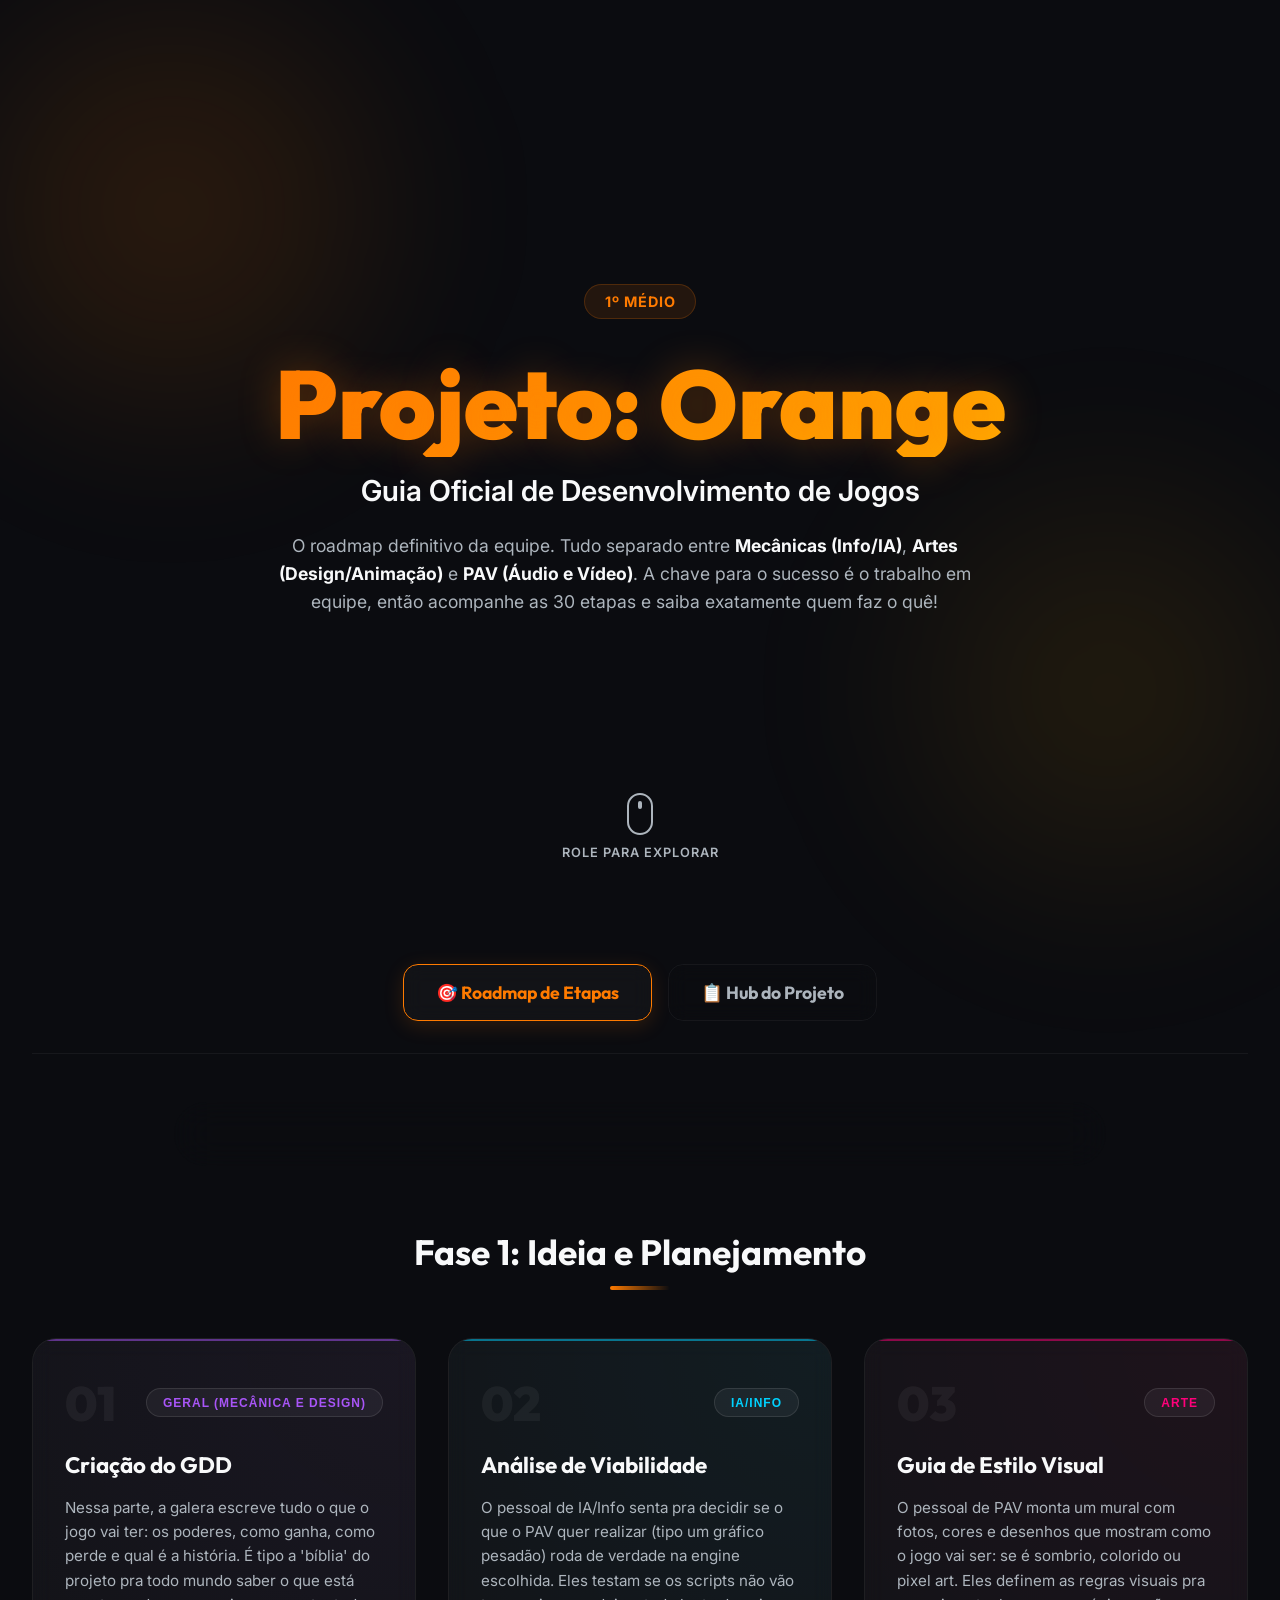
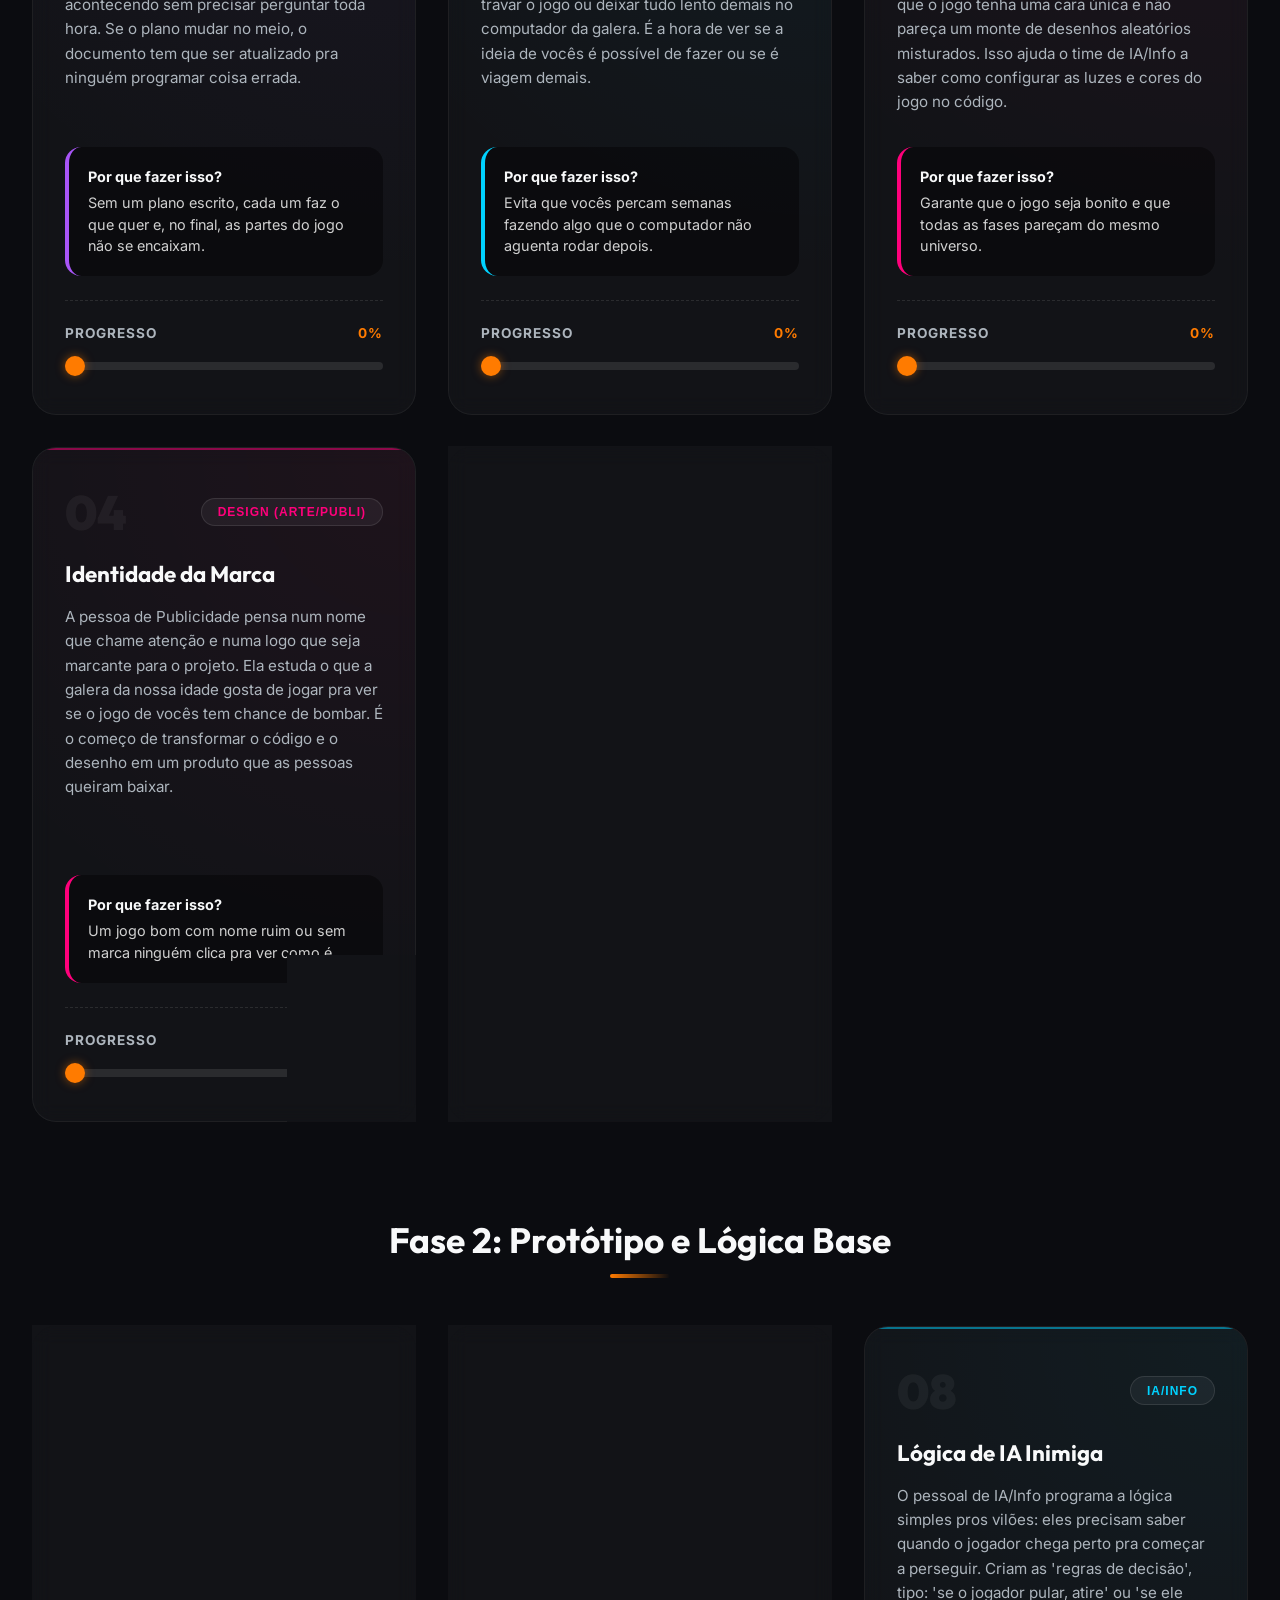
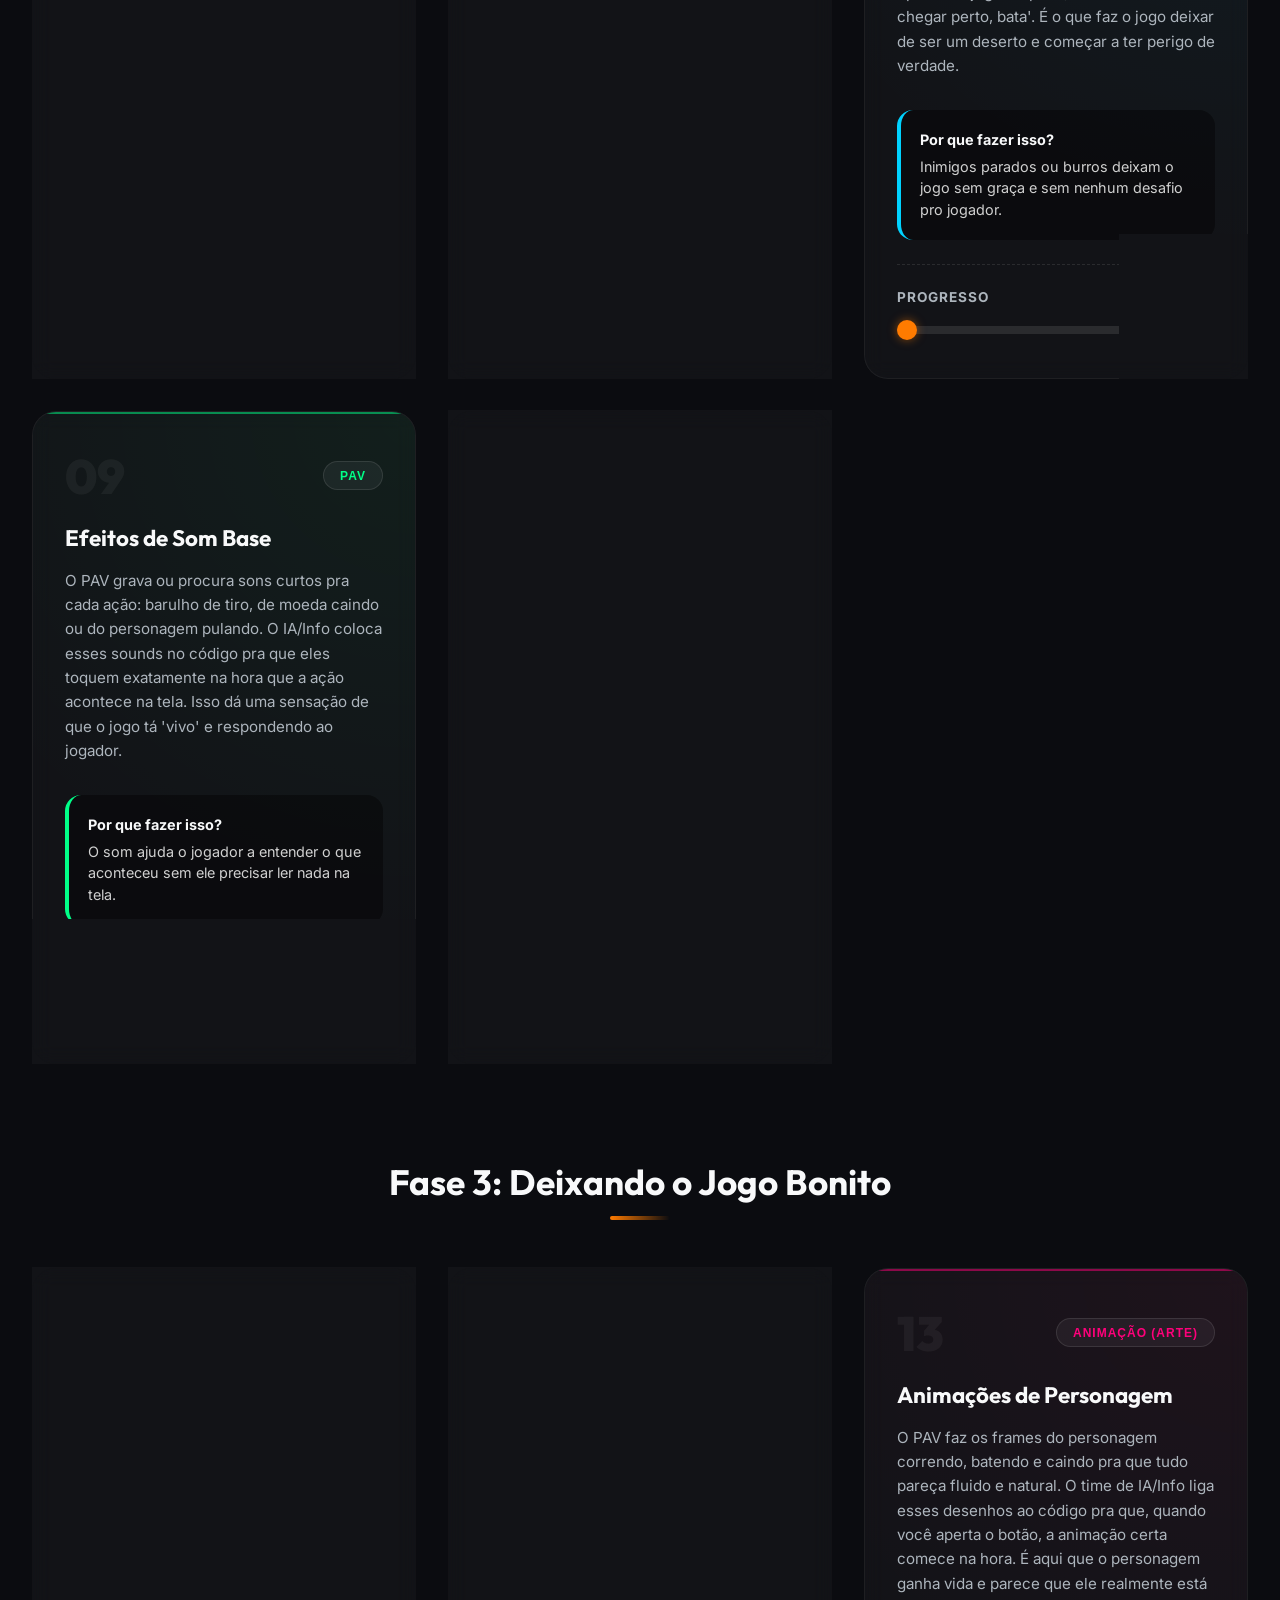
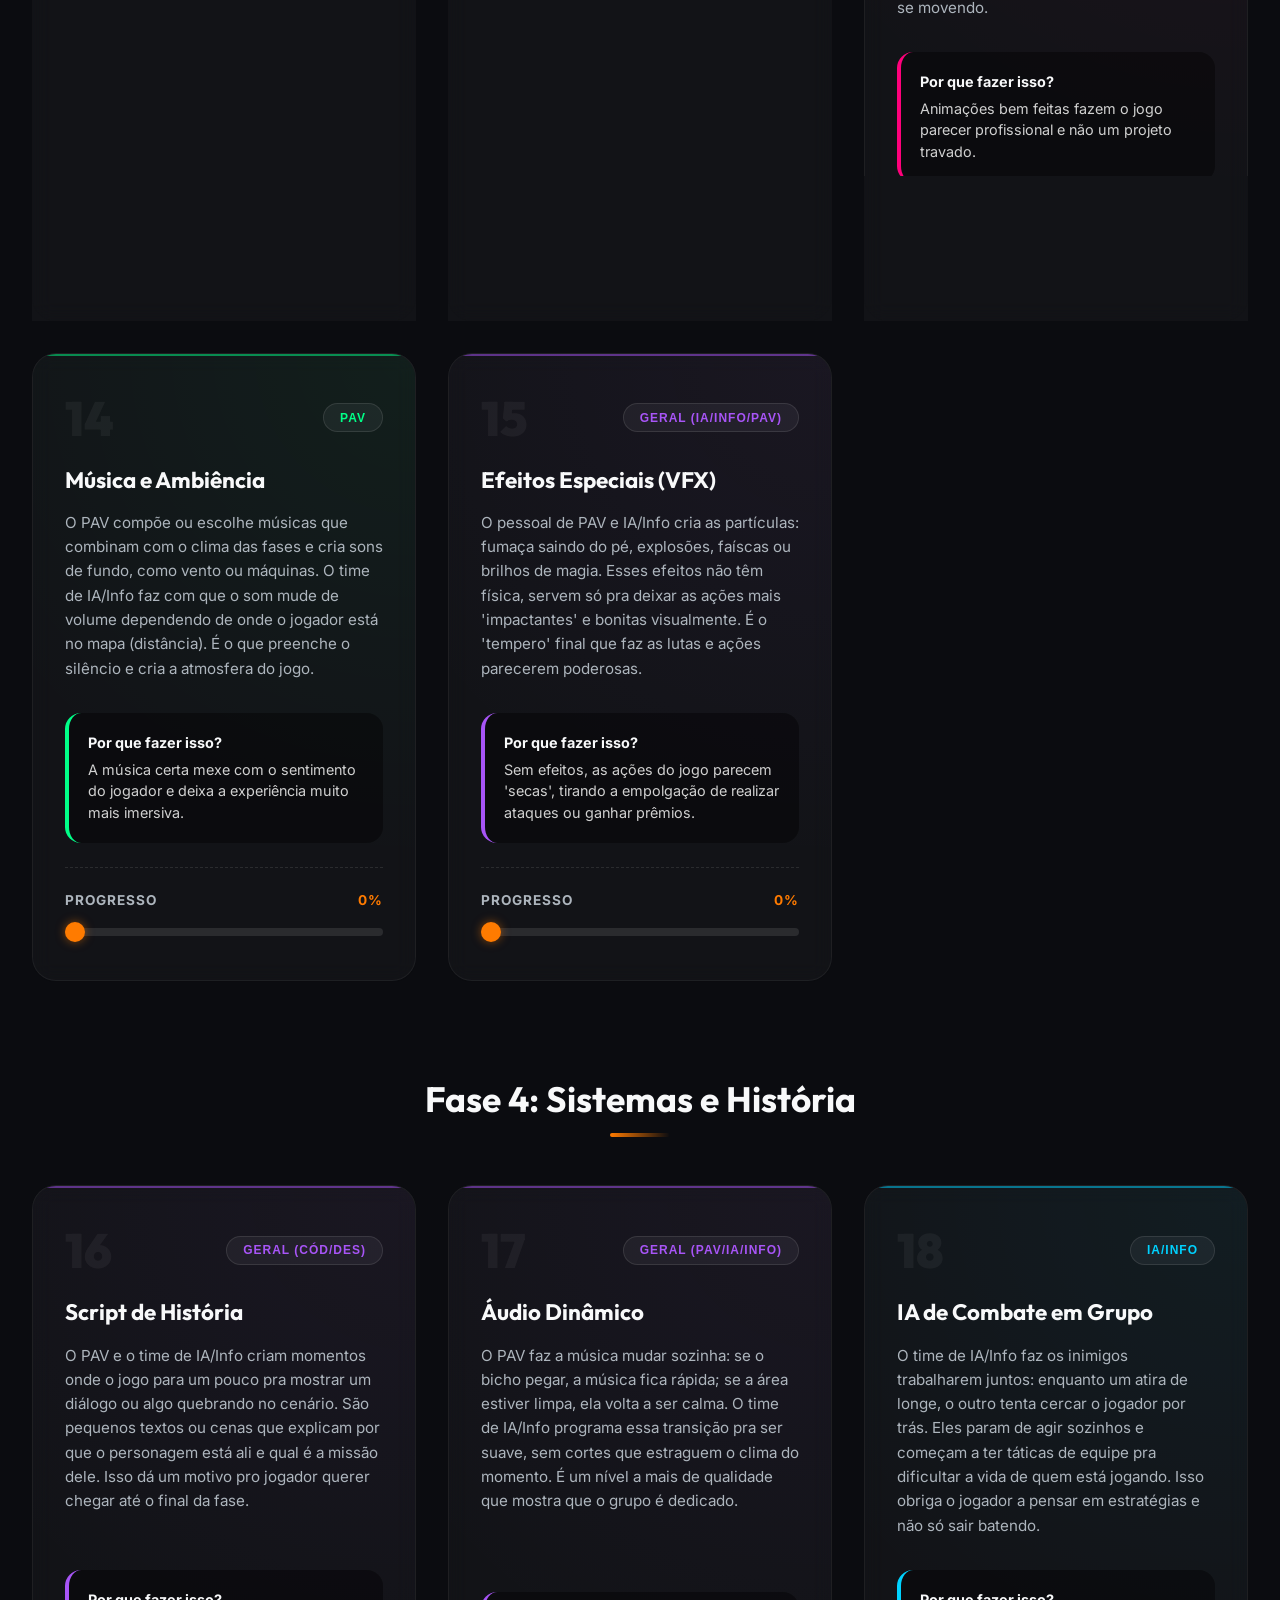
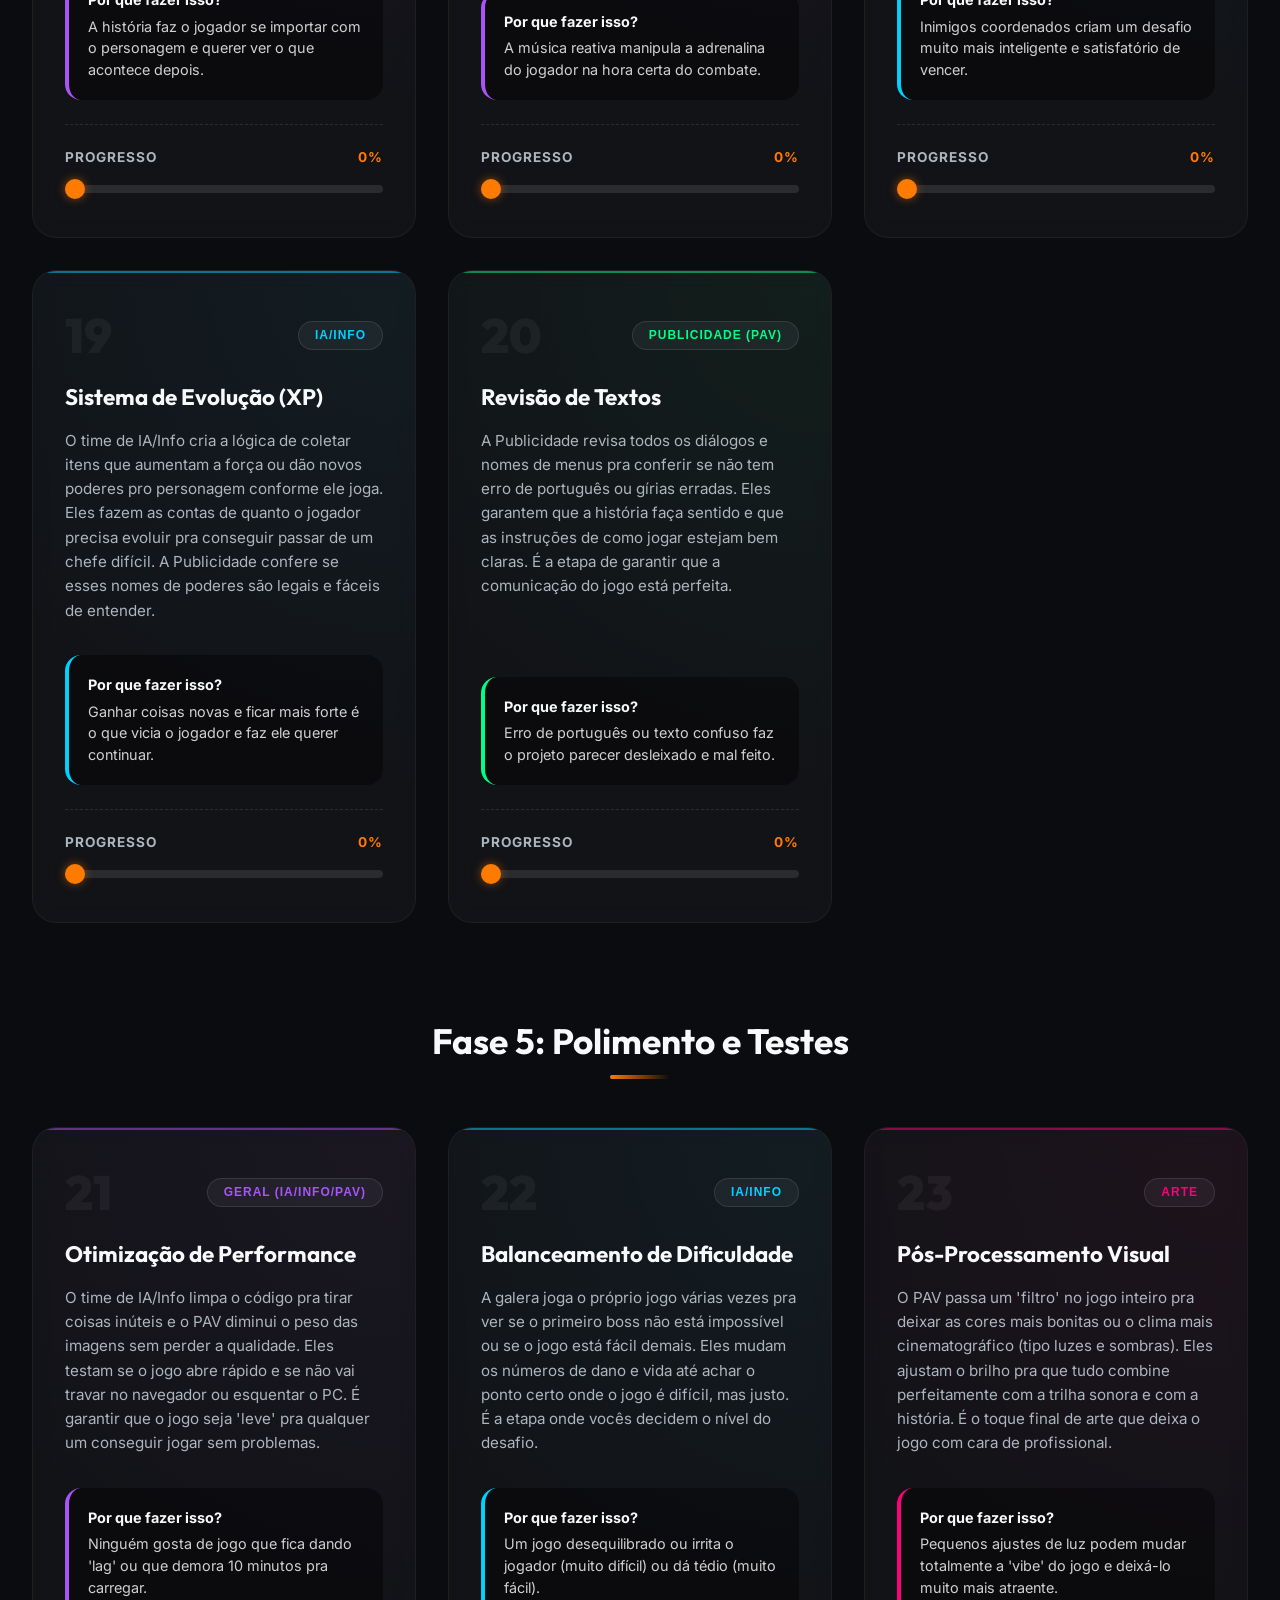
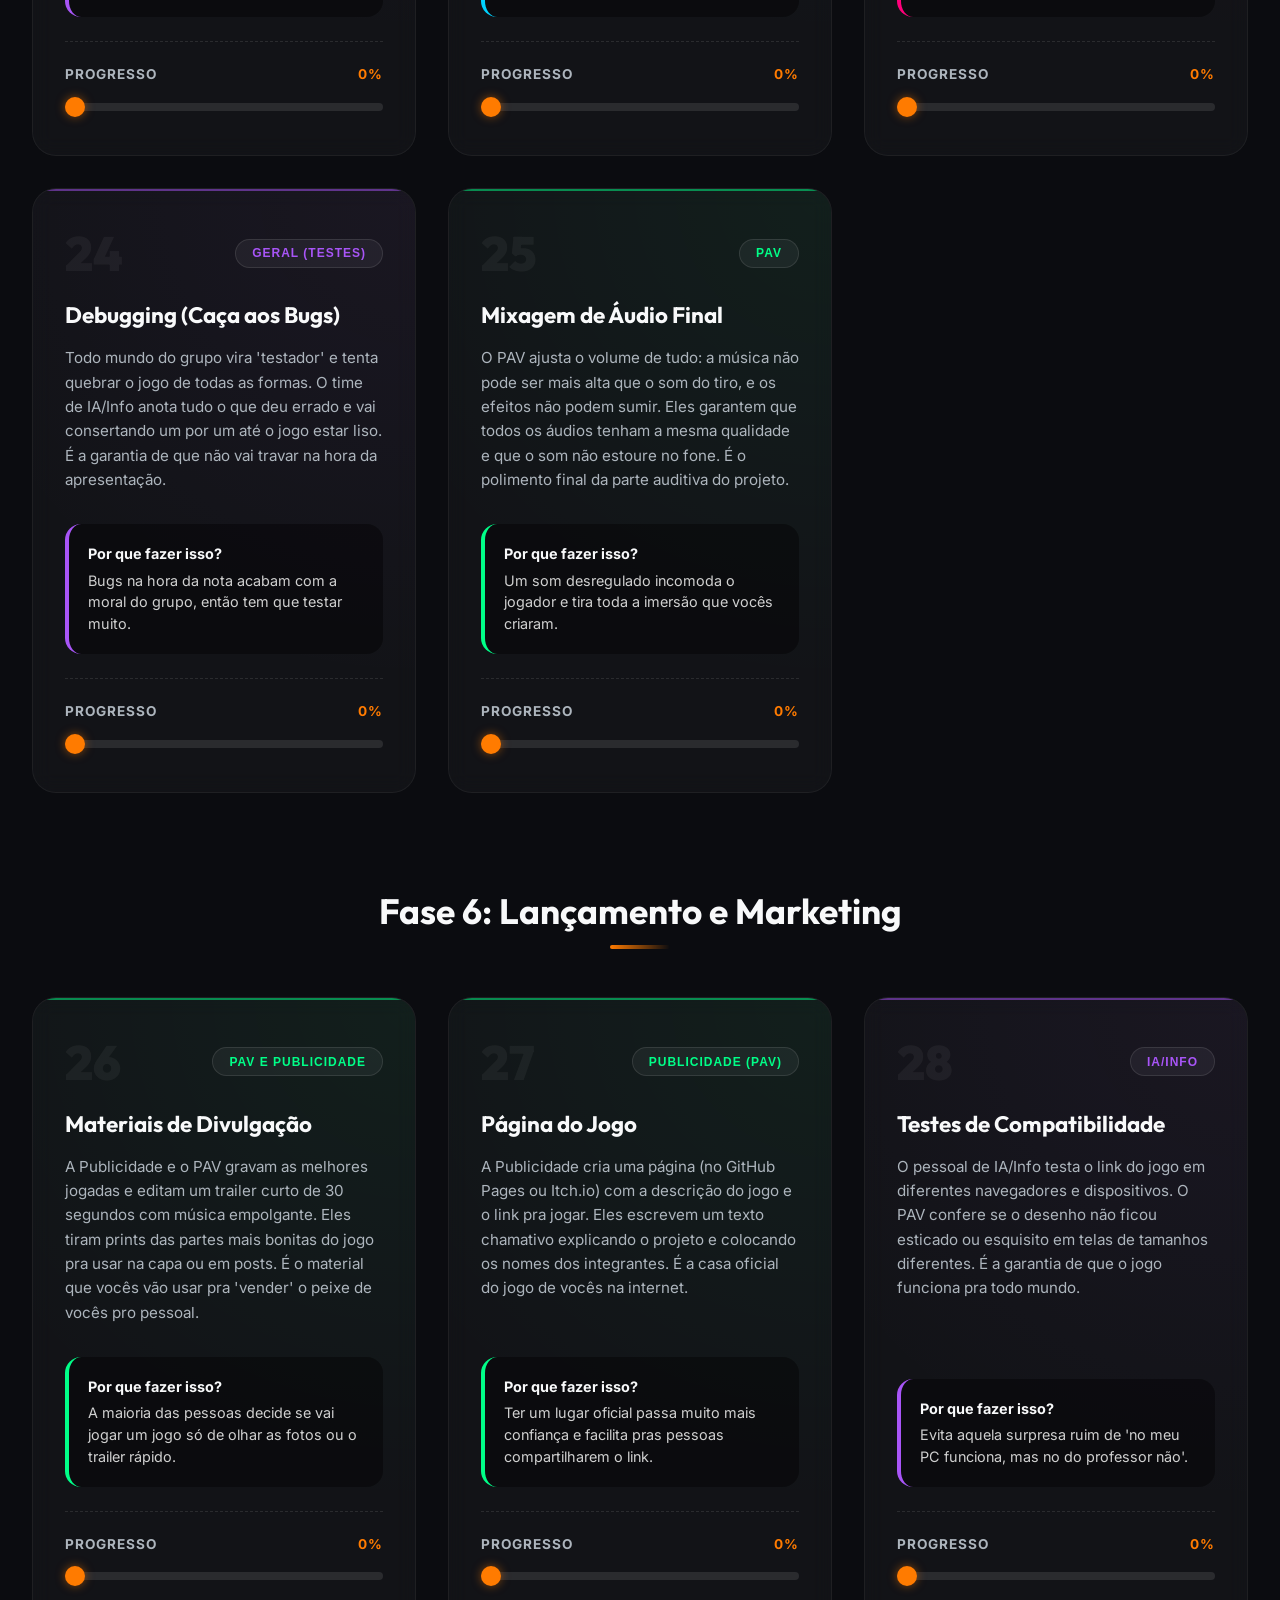
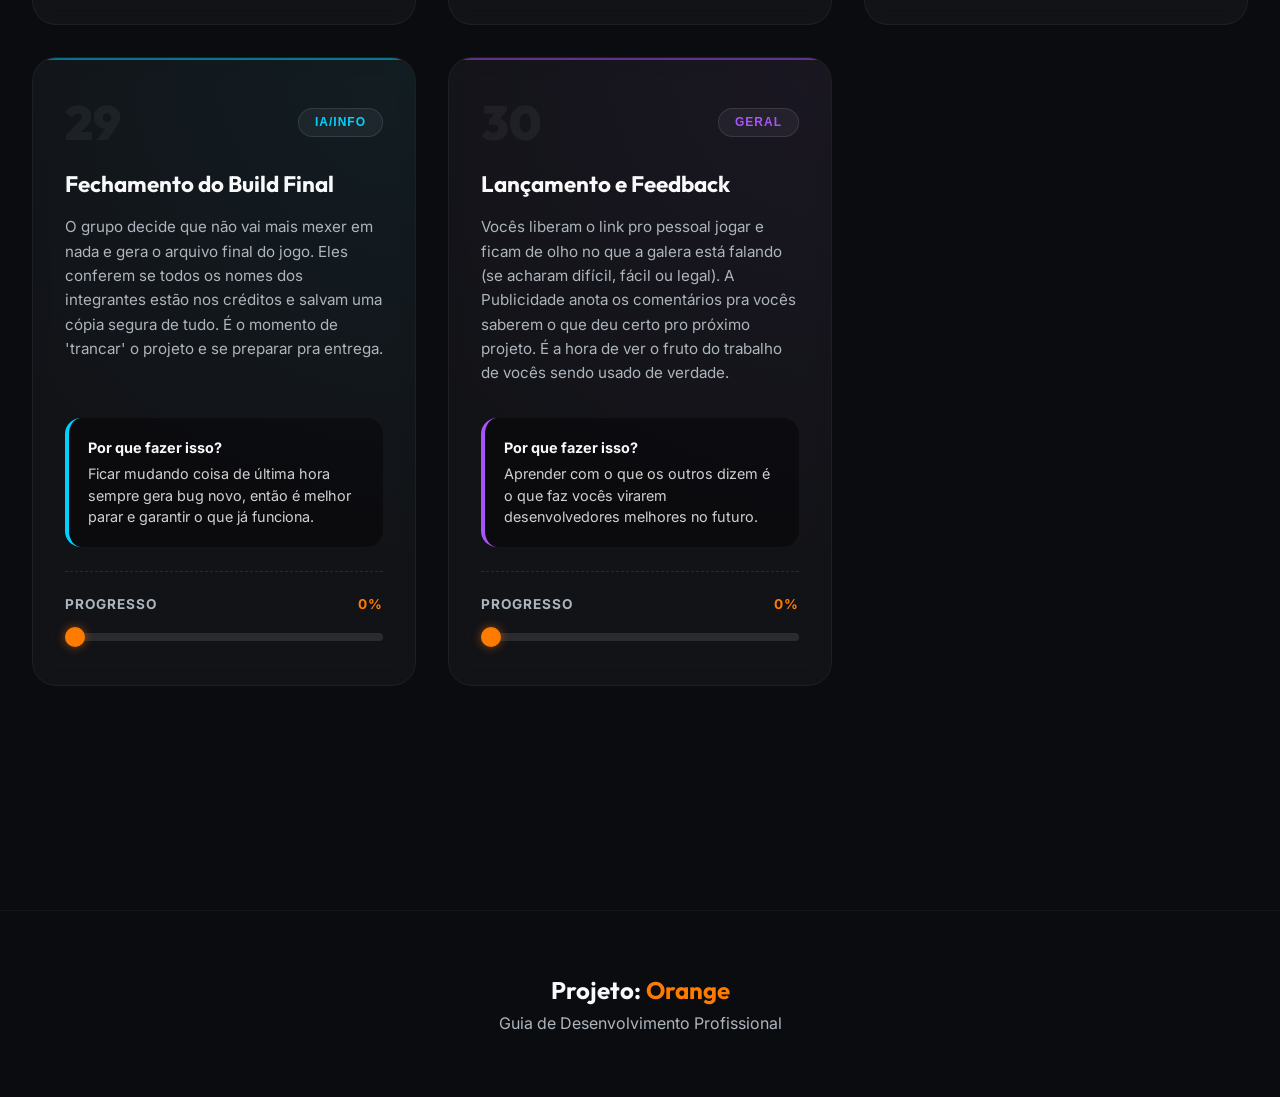
<file: index.html>
<!DOCTYPE html>
<html lang="pt-br">
<head>
    <meta charset="UTF-8">
    <meta name="viewport" content="width=device-width, initial-scale=1.0">
    <title>Projeto: Orange - Guia de Desenvolvimento</title>
    <!-- Google Fonts for premium look -->
    <link href="https://fonts.googleapis.com/css2?family=Inter:wght@400;500;600;700&family=Outfit:wght@500;700;900&display=swap" rel="stylesheet">
    <link rel="icon" href="data:;base64,iVBORw0KGgo=">
    <link rel="stylesheet" href="style.css">
</head>
<body>
    <!-- Abstract Backgrounds -->
    <div class="blob-bg"></div>
    <div class="blob-bg blob-2"></div>
    
    <header class="hero">
        <div class="hero-content">
            <div class="badge">1º Médio</div>
            <h1 class="glitch" data-text="Projeto: Orange">Projeto: Orange</h1>
            <p class="subtitle">Guia Oficial de Desenvolvimento de Jogos</p>
            <p class="description">
                O roadmap definitivo da equipe. Tudo separado entre <strong>Mecânicas (Info/IA)</strong>, <strong>Artes (Design/Animação)</strong> e <strong>PAV (Áudio e Vídeo)</strong>. A chave para o sucesso é o trabalho em equipe, então acompanhe as 30 etapas e saiba exatamente quem faz o quê!
            </p>
        </div>
        
        <div class="scroll-down">
            <div class="mouse">
                <div class="wheel"></div>
            </div>
            <p>Role para explorar</p>
        </div>
    </header>

    <main class="container">
        <!-- TABS DE NAVEGAÇÃO -->
        <div class="tabs-container">
            <button class="nav-tab active" data-target="view-roadmap">🎯 Roadmap de Etapas</button>
            <button class="nav-tab" data-target="view-hub">📋 Hub do Projeto</button>
        </div>

        <!-- VIEW 1: ROADMAP (ANTIGA PAGINA PRINCIPAL) -->
        <div id="view-roadmap" class="view-section active-view">
            <!-- Dashboard Filters -->
            <div class="filter-wrapper">
                <div class="filter-container">
                    <button class="filter-btn active" data-filter="all">Tudo Combinado</button>
                    <button class="filter-btn" data-filter="info">💻 IA/Info (Mecânicas)</button>
                    <button class="filter-btn" data-filter="arte">🎨 Design & Animação (Arte)</button>
                    <button class="filter-btn" data-filter="pav">🎬 Áudio, Vídeo & Publi (PAV)</button>
                </div>
            </div>

            <div id="roadmap">
                <!-- Renderizado via JS -->
            </div>
        </div>

        <!-- VIEW 2: HUB DO PROJETO -->
        <div id="view-hub" class="view-section" style="display: none;">
            <div class="hub-container">
                <div class="hub-header">
                    <h2>Mesa da Equipe</h2>
                    <p>Preencha as informações do projeto. Ao clicar em salvar, os dados ficam guardados no seu navegador!</p>
                </div>
                
                <div class="hub-grid">
                    <div class="hub-card full-width">
                        <label>Nome do Projeto</label>
                        <input type="text" id="hub-name" class="hub-input" placeholder="Insira o nome oficial do projeto...">
                    </div>
                    
                    <div class="hub-card full-width">
                        <label>Participantes & Áreas</label>
                        <div id="participants-container">
                            <!-- Itens de participante criados via JS -->
                        </div>
                        <button id="add-participant-btn" class="hub-btn-secondary">+ Novo Participante</button>
                    </div>

                    <div class="hub-card full-width">
                        <label>Quadro de Ideias & Conceitos</label>
                        <div id="ideas-container">
                            <!-- Itens de ideias criados via JS -->
                        </div>
                        <button id="add-idea-btn" class="hub-btn-secondary">+ Adicionar Nova Ideia</button>
                    </div>

                    <div class="hub-card">
                        <label>Mecânicas Principais</label>
                        <textarea id="hub-mechanic" class="hub-textarea" placeholder="Descreva as regras, movimentação e sistemas do jogo..."></textarea>
                    </div>

                    <div class="hub-card">
                        <label>Direção de Arte & Design</label>
                        <textarea id="hub-design" class="hub-textarea" placeholder="Defina o escopo visual, paleta de cores e atmosfera..."></textarea>
                    </div>

                    <div class="hub-card full-width">
                        <label>Arquivos & Links Importantes</label>
                        <textarea id="hub-links" class="hub-textarea links-area" placeholder="Cole aqui links do Google Drive, Canva, Github para o time acessar fácil..."></textarea>
                    </div>
                </div>

                <div class="hub-actions">
                    <button id="hub-save-btn" class="hub-btn-primary">💾 Salvar Localmente</button>
                    <span id="save-status" class="save-status">Salvo!</span>
                </div>

                <div class="hub-cloud-sync">
                    <h3>☁️ Sincronização e Backup</h3>
                    <p>Use a nuvem ou baixe um arquivo para levar seus dados para outro PC.</p>
                    
                    <div class="cloud-controls">
                        <!-- Opção A: Nuvem -->
                        <div class="cloud-group">
                            <span class="sync-method-label">Opção A: Nuvem (Código)</span>
                            <button id="cloud-upload-btn" class="hub-btn-secondary">Gerar Código de Sincronia</button>
                            <div id="sync-code-display" class="sync-code-box" style="display: none;">
                                <span>Seu código:</span>
                                <strong id="sync-code-value">---</strong>
                            </div>
                            <input type="text" id="sync-code-input" class="hub-input" placeholder="Cole o código aqui...">
                            <button id="cloud-download-btn" class="hub-btn-primary">Baixar da Nuvem</button>
                        </div>

                        <!-- Opção B: Arquivo -->
                        <div class="cloud-group">
                            <span class="sync-method-label">Opção B: Arquivo (Pen-drive/Email)</span>
                            <button id="export-file-btn" class="hub-btn-secondary">💾 Baixar Arquivo de Backup</button>
                            <label for="import-file-input" class="hub-btn-secondary" style="cursor: pointer; text-align:center;">📂 Abrir Arquivo de Backup</label>
                            <input type="file" id="import-file-input" style="display: none;" accept=".json">
                        </div>
                    </div>
                    <div id="cloud-status" class="cloud-status"></div>
                </div>
            </div>
        </div>
    </main>

    <footer>
        <div class="footer-content">
            <h2>Projeto: <span>Orange</span></h2>
            <p>Guia de Desenvolvimento Profissional</p>
        </div>
    </footer>

    <script src="script.js"></script>
</body>
</html>
</file>
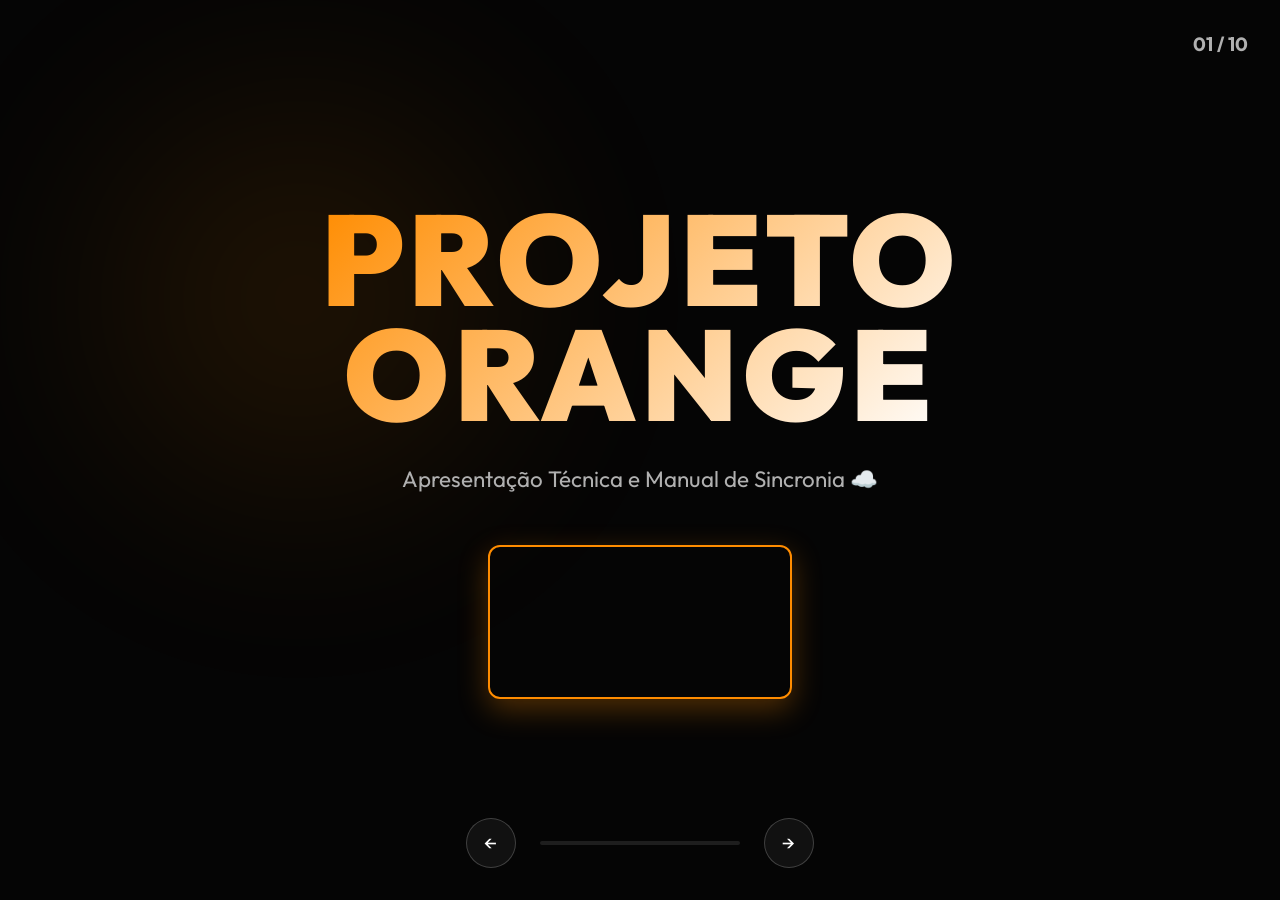
<file: apresentacao_orange.html>
<!DOCTYPE html>
<html lang="pt-br">
<head>
    <meta charset="UTF-8">
    <meta name="viewport" content="width=device-width, initial-scale=1.0">
    <title>Apresentação: PROJETO ORANGE</title>
    <link href="https://fonts.googleapis.com/css2?family=Outfit:wght@400;700;900&display=swap" rel="stylesheet">
    <link rel="icon" href="data:;base64,iVBORw0KGgo=">
    <style>
        :root {
            --bg: #050505;
            --primary: #ff8c00;
            --secondary: #00d2ff;
            --accent: #ff007b;
            --text: #ffffff;
            --text-dim: #b0b0b0;
            --glass: rgba(255, 255, 255, 0.05);
            --transition: 0.8s cubic-bezier(0.4, 0, 0.2, 1);
        }

        * {
            margin: 0;
            padding: 0;
            box-sizing: border-box;
            font-family: 'Outfit', sans-serif;
        }

        body {
            background: var(--bg);
            color: var(--text);
            overflow: hidden;
            height: 100vh;
            width: 100vw;
        }

        .aura {
            position: fixed;
            width: 600px;
            height: 600px;
            background: radial-gradient(circle, var(--primary) 0%, transparent 70%);
            border-radius: 50%;
            filter: blur(100px);
            opacity: 0.15;
            z-index: -1;
            animation: move 20s infinite alternate;
        }

        @keyframes move {
            from { transform: translate(-10%, -10%); }
            to { transform: translate(110%, 110%); }
        }

        .presentation-container {
            height: 100vh;
            display: flex;
            transition: transform var(--transition);
        }

        .slide {
            min-width: 100vw;
            height: 100vh;
            display: flex;
            flex-direction: column;
            justify-content: center;
            align-items: center;
            padding: 4rem;
            text-align: center;
            opacity: 0.3;
            transform: scale(0.95);
            transition: all var(--transition);
            position: relative;
        }

        .slide.active { opacity: 1; transform: scale(1); }

        h1 {
            font-size: 8rem;
            font-weight: 900;
            text-transform: uppercase;
            letter-spacing: 5px;
            line-height: 0.9;
            margin-bottom: 2rem;
            background: linear-gradient(135deg, var(--primary), #fff);
            -webkit-background-clip: text;
            -webkit-text-fill-color: transparent;
        }

        h2 { font-size: 3rem; margin-bottom: 1.5rem; color: var(--primary); text-transform: uppercase; }

        p {
            font-size: 1.4rem;
            max-width: 900px;
            line-height: 1.5;
            color: var(--text-dim);
            margin-bottom: 1rem;
        }

        .example-box {
            background: rgba(255, 140, 0, 0.1);
            border-left: 5px solid var(--primary);
            padding: 1.5rem;
            margin: 1.5rem 0;
            text-align: left;
            border-radius: 0 15px 15px 0;
            width: 80%;
        }

        .example-box span {
            color: var(--primary);
            font-weight: 900;
            text-transform: uppercase;
            display: block;
            margin-bottom: 0.5rem;
            font-size: 1.1rem;
            letter-spacing: 2px;
        }

        .mockup-frame {
            background: #111;
            border: 2px solid rgba(255,255,255,0.1);
            border-radius: 12px;
            width: 80%;
            height: 380px;
            margin-top: 1rem;
            overflow: hidden;
            box-shadow: 0 30px 60px rgba(0,0,0,0.8);
            position: relative;
        }

        .mockup-header { height: 30px; background: #222; display: flex; align-items: center; padding: 0 10px; gap: 5px; }
        .dot { width: 8px; height: 8px; border-radius: 50%; background: #444; }

        .mockup-content {
            padding: 20px;
            height: calc(100% - 30px);
            background: #0a0a0a;
            display: flex;
            flex-direction: column;
            gap: 15px;
            text-align: left;
        }

        .m-card { background: #1a1a1a; padding: 10px; border-radius: 8px; border-left: 4px solid var(--primary); }
        .m-tag { display: inline-block; padding: 2px 8px; border-radius: 20px; font-size: 0.6rem; background: var(--primary); color: white; margin-bottom: 5px; }

        .controls {
            position: fixed;
            bottom: 2rem;
            left: 50%;
            transform: translateX(-50%);
            display: flex;
            gap: 1.5rem;
            align-items: center;
            z-index: 100;
        }

        .nav-btn {
            background: var(--glass);
            border: 1px solid rgba(255,255,255,0.2);
            color: white;
            width: 50px;
            height: 50px;
            border-radius: 50%;
            cursor: pointer;
            display: flex;
            justify-content: center;
            align-items: center;
            font-size: 1.2rem;
            transition: 0.3s;
        }

        .nav-btn:hover { background: var(--primary); border-color: var(--primary); }

        .progress-bar { width: 200px; height: 4px; background: rgba(255,255,255,0.1); border-radius: 2px; overflow: hidden; }
        .progress-inner { height: 100%; background: var(--primary); width: 0%; transition: 0.4s; }

        #slide-index {
            position: fixed;
            top: 2rem;
            right: 2rem;
            font-size: 1.2rem;
            font-weight: bold;
            color: var(--text-dim);
        }

        .sync-list {
            display: grid;
            grid-template-columns: 1fr 1fr;
            gap: 1rem;
            margin-top: 2rem;
            width: 100%;
            max-width: 900px;
        }

        .sync-item {
            background: var(--glass);
            padding: 1.5rem;
            border-radius: 15px;
            border: 1px solid rgba(255,255,255,0.1);
            text-align: left;
            display: flex;
            align-items: center;
            gap: 1rem;
        }

        .sync-item span { font-size: 2rem; }
        .sync-item strong { color: var(--secondary); font-size: 1.2rem; }

    </style>
</head>
<body>
    <div class="aura"></div>
    <div id="slide-index">01 / 10</div>

    <div class="presentation-container" id="container">
        
        <!-- SLIDE 1: CAPA -->
        <section class="slide active">
            <h1>PROJETO<br>ORANGE</h1>
            <p>Apresentação Técnica e Manual de Sincronia ☁️</p>
            <video autoplay loop muted playsinline style="max-width: 80%; max-height: 40vh; border: 2px solid var(--primary); border-radius: 12px; margin-top: 2rem; box-shadow: 0 10px 30px rgba(255,140,0,0.3);">
                <source src="WE%20MAKE%20GAMES.mp4" type="video/mp4">
            </video>
        </section>

        <!-- SLIDE 2: ROADMAP -->
        <section class="slide">
            <h2>Roadmap e Progressos</h2>
            <p>O coração do projeto: 30 etapas onde você controla a porcentagem de cada entrega.</p>
            <div class="example-box">
                <span>EXEMPLO</span>
                Mudamos os "Assets de Arte" de 20% para 100%? O card acende e o projeto avança visualmente.
            </div>
        </section>

        <!-- SLIDE 3: O HUB -->
        <section class="slide">
            <h2>Hub do Projeto</h2>
            <p>Onde a mágica acontece. Aqui o time documenta a "alma" do jogo.</p>
            <p><strong>Campos principais:</strong> Mecânicas, Design, Links e a lista de Integrantes.</p>
        </section>

        <!-- SLIDE 4: TRELLO E BACKLOG -->
        <section class="slide">
            <h2>Organização: Trello</h2>
            <p>O <strong>Backlog</strong> do projeto funciona através de <strong>Flash Cards</strong> para mapear todas as funcionalidades de cada etapa.</p>
            <div class="sync-list">
                <div class="sync-item">
                    <span>📋</span>
                    <div>
                        <strong>Funções e Temas</strong><br>
                        <span style="font-size: 1rem; color: var(--text-dim);">Cada card recebe título, temas personalizados e o detalhamento do que será feito.</span>
                    </div>
                </div>
                <div class="sync-item">
                    <span>📅</span>
                    <div>
                        <strong>Atribuições e Datas</strong><br>
                        <span style="font-size: 1rem; color: var(--text-dim);">É possível atribuir funções específicas a alguém do time e controlar as datas.</span>
                    </div>
                </div>
            </div>
            <div class="example-box">
                <span>INTERATIVIDADE</span>
                Para organizar o fluxo de trabalho: basta <strong>segurar e arrastar</strong> os cards no computador, ou clicar e usar a aba <strong>"mover"</strong> no celular!
            </div>
        </section>

        <!-- SLIDE 5: O QUE É SALVO? -->
        <section class="slide">
            <h2>Sincronia: O que viaja?</h2>
            <p>Absolutamente tudo o que você preenche é capturado no salvamento por código:</p>
            <div class="sync-list">
                <div class="sync-item"><span>👥</span> <strong>Nomes e Cargos</strong></div>
                <div class="sync-item"><span>📊</span> <strong>Porcentagens de Etapas</strong></div>
                <div class="sync-item"><span>🔗</span> <strong>Links e Ideias</strong></div>
                <div class="sync-item"><span>🎨</span> <strong>Cores dos Cards</strong></div>
            </div>
        </section>

        <!-- SLIDE 6: PASSO A PASSO (PC 1) -->
        <section class="slide">
            <h2>Passo a Passo: No PC Principal</h2>
            <div class="example-box">
                <span>1. SALVAR LOCALMENTE</span>
                Clique em **"Salvar Localmente"** no Hub. Isso garante que os nomes e links entrem na memória do navegador.
            </div>
            <div class="example-box">
                <span>2. GERAR CÓDIGO</span>
                Clique em **"Gerar Código de Sincronia"**. O site vai criar uma chave única na nuvem com todos os seus dados.
            </div>
        </section>

        <!-- SLIDE 7: PASSO A PASSO (PC 2) -->
        <section class="slide">
            <h2>Passo a Passo: No outro PC</h2>
            <div class="example-box">
                <span>3. CARREGAR</span>
                Abra o site, cole o código no campo indicado e clique em **"Baixar da Nuvem"**.
            </div>
            <p style="margin-top: 1.5rem; color: var(--secondary); font-weight: bold;">O site dará F5 e tudo aparecerá magicamente!</p>
        </section>

        <!-- SLIDE 8: FALHA DE REDE? -->
        <section class="slide">
            <h2>E se a internet falhar?</h2>
            <p>Algumas redes podem bloquear o acesso à nuvem. Para isso, criamos o **Plano B**.</p>
            <div class="sync-item" style="border: 2px solid var(--primary); background: rgba(255,140,0,0.1); width: 80%; margin-top: 2rem;">
                <span>💾</span>
                <div>
                    <strong>Backup por Arquivo</strong><br>
                    Baixe o arquivo .json, coloque no pen-drive ou mande por WhatsApp. É 100% garantido.
                </div>
            </div>
        </section>

        <!-- SLIDE 9: EQUIPE MULTIDISCIPLINAR -->
        <section class="slide">
            <h2>Gestão de Equipe (IA/Info)</h2>
            <p>Reforçamos que a equipe de **IA/Info** agora engloba toda a programação e inteligência técnica do jogo.</p>
            <p style="font-size: 1.1rem">No Hub, você pode marcar que um integrante faz parte de várias áreas ao mesmo tempo.</p>
        </section>

        <!-- SLIDE 10: CONCLUSÃO -->
        <section class="slide">
            <h1>PRONTOS!</h1>
            <p>O Projeto Orange está mais organizado do que nunca.</p>
        </section>

    </div>

    <div class="controls">
        <button class="nav-btn" id="prev">←</button>
        <div class="progress-bar">
            <div class="progress-inner" id="progress"></div>
        </div>
        <button class="nav-btn" id="next">→</button>
    </div>

    <script>
        const container = document.getElementById('container');
        const slides = document.querySelectorAll('.slide');
        const nextBtn = document.getElementById('next');
        const prevBtn = document.getElementById('prev');
        const progress = document.getElementById('progress');
        const slideIdxDisplay = document.getElementById('slide-index');

        let currentSlide = 0;

        function updateSlide() {
            container.style.transform = `translateX(-${currentSlide * 100}vw)`;
            
            slides.forEach((slide, index) => {
                if (index === currentSlide) {
                    slide.classList.add('active');
                } else {
                    slide.classList.remove('active');
                }
            });

            const percent = (currentSlide / (slides.length - 1)) * 100;
            progress.style.width = `${percent}%`;
            
            slideIdxDisplay.textContent = `${(currentSlide + 1).toString().padStart(2, '0')} / ${slides.length.toString().padStart(2, '0')}`;
        }

        nextBtn.addEventListener('click', () => {
            if (currentSlide < slides.length - 1) {
                currentSlide++;
                updateSlide();
            }
        });

        prevBtn.addEventListener('click', () => {
            if (currentSlide > 0) {
                currentSlide--;
                updateSlide();
            }
        });

        document.addEventListener('keydown', (e) => {
            if (e.key === 'ArrowRight' || e.key === ' ') nextBtn.click();
            if (e.key === 'ArrowLeft') prevBtn.click();
        });

        updateSlide();
    </script>
</body>
</html>
</file>
<file: style.css>
:root {
    --bg-color: #0b0c10;
    --card-bg: rgba(255, 255, 255, 0.03);
    --card-border: rgba(255, 255, 255, 0.05);
    
    --primary-orange: #ff7b00;
    --secondary-orange: #ffaa00;
    --text-primary: #f8f9fa;
    --text-secondary: #adb5bd;
    
    --info-color: #00d2ff;
    --arte-color: #ff007b;
    --pav-color: #00ff88;
    --all-color: #a855f7;
}

* { margin: 0; padding: 0; box-sizing: border-box; }

body {
    background-color: var(--bg-color);
    color: var(--text-primary);
    font-family: 'Inter', sans-serif;
    overflow-x: hidden;
}

h1, h2, h3 { font-family: 'Outfit', sans-serif; }

/* Blob Backgrounds */
.blob-bg {
    position: fixed; top: -10%; left: -10%;
    width: 600px; height: 600px;
    background: radial-gradient(circle, rgba(255,123,0,0.15) 0%, rgba(0,0,0,0) 70%);
    border-radius: 50%; filter: blur(60px); z-index: -1;
}
.blob-2 {
    top: auto; bottom: -10%; left: auto; right: -10%;
    background: radial-gradient(circle, rgba(255,170,0,0.1) 0%, rgba(0,0,0,0) 70%);
}

/* Hero Section */
.hero {
    height: 100vh;
    display: flex; flex-direction: column;
    justify-content: center; align-items: center;
    text-align: center; padding: 2rem;
    position: relative;
}

.badge {
    display: inline-block;
    padding: 0.5rem 1.2rem;
    border-radius: 50px;
    background: rgba(255, 123, 0, 0.1);
    color: var(--primary-orange);
    font-weight: 700;
    font-size: 0.9rem;
    letter-spacing: 1px;
    text-transform: uppercase;
    margin-bottom: 2rem;
    border: 1px solid rgba(255, 123, 0, 0.2);
}

.hero h1 {
    font-size: clamp(3rem, 8vw, 6rem);
    font-weight: 900;
    margin-bottom: 1rem;
    background: linear-gradient(135deg, var(--primary-orange), var(--secondary-orange));
    -webkit-background-clip: text;
    -webkit-text-fill-color: transparent;
    text-shadow: 0 0 40px rgba(255, 123, 0, 0.3);
    line-height: 1.1;
}

.subtitle {
    font-size: clamp(1.2rem, 3vw, 1.8rem);
    font-weight: 600; margin-bottom: 1.5rem;
}

.description {
    max-width: 700px; color: var(--text-secondary);
    font-size: 1.1rem; line-height: 1.6;
}
.description strong { color: var(--text-primary); }

/* Scroll Indicator */
@keyframes scrolldown {
    0% { transform: translate(-50%, 0); opacity: 1; }
    100% { transform: translate(-50%, 15px); opacity: 0; }
}
.scroll-down { position: absolute; bottom: 40px; display: flex; flex-direction: column; align-items: center; color: var(--text-secondary); font-size: 0.8rem; font-weight: 600; text-transform: uppercase; letter-spacing: 1px;}
.mouse { width: 26px; height: 42px; border: 2px solid var(--text-secondary); border-radius: 15px; margin-bottom: 10px; position: relative; }
.wheel { width: 4px; height: 8px; background: var(--text-secondary); border-radius: 4px; position: absolute; top: 6px; left: 50%; transform: translateX(-50%); animation: scrolldown 1.5s infinite; }

/* Container & Filters */
.container { max-width: 1300px; margin: 0 auto; padding: 4rem 2rem; }

.filter-wrapper { position: sticky; top: 20px; z-index: 100; display: flex; justify-content: center; margin-bottom: 4rem; }

.filter-container {
    display: inline-flex; gap: 0.5rem; padding: 0.5rem;
    background: rgba(11, 12, 16, 0.8);
    backdrop-filter: blur(20px); -webkit-backdrop-filter: blur(20px);
    border: 1px solid var(--card-border); border-radius: 50px;
    box-shadow: 0 10px 30px rgba(0,0,0,0.5);
}

.filter-btn {
    background: transparent; border: none;
    color: var(--text-secondary); padding: 0.8rem 1.5rem;
    border-radius: 50px; font-family: 'Outfit', sans-serif;
    font-weight: 600; font-size: 1rem; cursor: pointer;
    transition: all 0.3s ease;
}

.filter-btn:hover { color: var(--text-primary); background: rgba(255,255,255,0.05); }
.filter-btn.active { background: linear-gradient(135deg, var(--primary-orange), var(--secondary-orange)); color: #000; box-shadow: 0 4px 15px rgba(255, 123, 0, 0.3); }

/* Roadmap Grid */
.phase-section { margin-bottom: 6rem; opacity: 0; transform: translateY(30px); transition: all 0.8s ease-out; }
.phase-section.visible { opacity: 1; transform: translateY(0); }

.phase-title {
    font-size: 2.2rem; margin-bottom: 3rem; text-align: center;
    position: relative; padding-bottom: 1rem;
}
.phase-title::after {
    content: ''; position: absolute; bottom: 0; left: 50%; transform: translateX(-50%);
    width: 60px; height: 4px; background: linear-gradient(90deg, var(--primary-orange), transparent); border-radius: 2px;
}

.steps-grid {
    display: grid; grid-template-columns: repeat(auto-fill, minmax(340px, 1fr)); gap: 2rem;
}

/* Cards */
.step-card {
    background: var(--card-bg); border: 1px solid var(--card-border);
    border-radius: 24px; padding: 2.5rem 2rem;
    backdrop-filter: blur(10px); position: relative; overflow: hidden;
    transition: all 0.4s cubic-bezier(0.175, 0.885, 0.32, 1.275);
    display: flex; flex-direction: column;
}

.step-card::before {
    content: ''; position: absolute; top: 0; left: 0; width: 100%; height: 100%;
    background: radial-gradient(circle at top right, var(--tag-color), transparent 70%);
    opacity: 0.05; transition: opacity 0.4s; z-index: -1;
}

.step-card::after {
    content: ''; position: absolute; top: 0; left: 0; width: 100%; height: 2px;
    background: var(--tag-color); opacity: 0.5; transition: opacity 0.4s, height 0.4s;
}

.step-card:hover { transform: translateY(-10px); border-color: rgba(255,255,255,0.1); box-shadow: 0 20px 40px rgba(0,0,0,0.6); }
.step-card:hover::before { opacity: 0.15; }
.step-card:hover::after { opacity: 1; box-shadow: 0 0 15px var(--tag-color); }

.step-header { display: flex; justify-content: space-between; align-items: center; margin-bottom: 1.5rem; }

.step-number { font-family: 'Outfit', sans-serif; font-size: 3rem; font-weight: 900; color: rgba(255,255,255,0.05); line-height: 1; }

.step-tag {
    font-size: 0.75rem; font-weight: 800; padding: 0.4rem 1rem;
    border-radius: 50px; background: rgba(255,255,255,0.05);
    color: var(--tag-color); border: 1px solid rgba(255,255,255,0.1);
    text-transform: uppercase; letter-spacing: 1px;
}

.step-title { font-size: 1.4rem; font-weight: 700; margin-bottom: 1rem; line-height: 1.3; }

.step-desc { color: var(--text-secondary); font-size: 0.95rem; line-height: 1.6; margin-bottom: 2rem; flex-grow: 1; }

.step-reason {
    background: rgba(0,0,0,0.4); padding: 1.2rem;
    border-radius: 16px; border-left: 4px solid var(--tag-color);
    font-size: 0.9rem; color: #d0d0d0; line-height: 1.5;
}
.step-reason strong { color: var(--text-primary); display: block; margin-bottom: 0.3rem; font-weight: 700;}

footer { text-align: center; padding: 4rem 2rem; border-top: 1px solid var(--card-border); margin-top: 4rem; }
footer h2 { margin-bottom: 0.5rem; }
footer span { color: var(--primary-orange); }
footer p { color: var(--text-secondary); }

/* Progress Container Styles */
.progress-container {
    margin-top: 1.5rem;
    padding-top: 1.5rem;
    border-top: 1px dashed rgba(255,255,255,0.1);
}

.progress-labels {
    display: flex;
    justify-content: space-between;
    font-size: 0.85rem;
    font-weight: 700;
    color: var(--text-secondary);
    margin-bottom: 0.8rem;
    text-transform: uppercase;
    letter-spacing: 1px;
}

.progress-percent {
    color: var(--primary-orange);
}

/* Base Slider Styles */
.progress-slider {
    -webkit-appearance: none;
    width: 100%;
    height: 8px;
    background: rgba(255, 255, 255, 0.1);
    outline: none;
    border-radius: 4px;
    transition: all 0.3s;
}

.progress-slider::-webkit-slider-thumb {
    -webkit-appearance: none;
    appearance: none;
    width: 20px;
    height: 20px;
    border-radius: 50%;
    background: var(--primary-orange);
    cursor: pointer;
    box-shadow: 0 0 10px rgba(255, 123, 0, 0.5);
    transition: all 0.3s;
}

.progress-slider::-moz-range-thumb {
    width: 20px;
    height: 20px;
    border-radius: 50%;
    background: var(--primary-orange);
    cursor: pointer;
    box-shadow: 0 0 10px rgba(255, 123, 0, 0.5);
    transition: all 0.3s;
    border: none;
}

/* Completed State Styling */
.step-card.completed {
    border-color: #22c55e;
    box-shadow: 0 10px 30px rgba(34, 197, 94, 0.15);
}

.step-card.completed::before {
    background: radial-gradient(circle at top right, #22c55e, transparent 70%);
}

.step-card.completed::after {
    background: #22c55e;
    box-shadow: 0 0 15px #22c55e;
}

.step-card.completed .progress-percent {
    color: #22c55e;
}

.step-card.completed .progress-slider::-webkit-slider-thumb {
    background: #22c55e;
    box-shadow: 0 0 15px rgba(34, 197, 94, 0.8);
}

.step-card.completed .progress-slider::-moz-range-thumb {
    background: #22c55e;
    box-shadow: 0 0 15px rgba(34, 197, 94, 0.8);
}

/* === TABS DE NAVEGAÇÃO === */
.tabs-container {
    display: flex;
    justify-content: center;
    gap: 1rem;
    margin-bottom: 3rem;
    padding-bottom: 2rem;
    border-bottom: 1px solid rgba(255,255,255,0.05);
}

.nav-tab {
    background: transparent;
    color: var(--text-secondary);
    border: 1px solid var(--card-border);
    padding: 1rem 2rem;
    border-radius: 15px;
    font-size: 1.1rem;
    font-weight: 700;
    cursor: pointer;
    transition: all 0.3s ease;
    font-family: 'Outfit', sans-serif;
    backdrop-filter: blur(10px);
}

.nav-tab:hover {
    background: rgba(255,255,255,0.03);
    color: var(--text-primary);
    border-color: var(--card-hover-border);
}

.nav-tab.active {
    background: var(--card-bg);
    color: var(--primary-orange);
    border-color: var(--primary-orange);
    box-shadow: 0 5px 20px rgba(255, 123, 0, 0.15);
}

/* === HUB DO PROJETO === */
.hub-header {
    text-align: center;
    margin-bottom: 3rem;
}

.hub-header h2 {
    font-size: 2.5rem;
    color: var(--primary-orange);
    margin-bottom: 0.5rem;
}

.hub-grid {
    display: grid;
    grid-template-columns: 1fr 1fr;
    gap: 1.5rem;
    margin-bottom: 3rem;
}

.hub-card {
    background: var(--card-bg);
    border: 1px solid var(--card-border);
    padding: 1.5rem;
    border-radius: 20px;
    display: flex;
    flex-direction: column;
}

.hub-card.full-width {
    grid-column: 1 / -1;
}

.hub-card label {
    font-weight: 700;
    color: #fff;
    margin-bottom: 0.8rem;
    font-family: 'Outfit', sans-serif;
    font-size: 1.1rem;
}

.hub-input, .hub-textarea, .part-input, .part-select {
    background: rgba(0,0,0,0.3);
    border: 1px solid rgba(255,255,255,0.1);
    color: #fff;
    padding: 1rem;
    border-radius: 12px;
    font-family: 'Inter', sans-serif;
    width: 100%;
    outline: none;
    transition: border 0.3s;
}

.hub-input:focus, .hub-textarea:focus, .part-input:focus, .part-select:focus {
    border-color: var(--primary-orange);
}

.hub-textarea {
    resize: vertical;
    min-height: 120px;
}

.links-area {
    min-height: 80px;
}

/* Participants Row */
.participant-row {
    display: flex;
    gap: 1rem;
    margin-bottom: 1rem;
}
.part-input { flex: 2; }
.part-select { flex: 1; cursor: pointer; }
.remove-part-btn {
    background: rgba(255, 0, 0, 0.1);
    color: #ff4d4d;
    border: 1px solid rgba(255, 0, 0, 0.3);
    border-radius: 12px;
    padding: 0 1rem;
    cursor: pointer;
    font-weight: bold;
    transition: all 0.2s;
}
.remove-part-btn:hover {
    background: #ff4d4d;
    color: #fff;
}

/* Hub Buttons */
.hub-btn-secondary {
    background: rgba(255,255,255,0.05);
    border: 1px dashed rgba(255,255,255,0.2);
    color: var(--text-secondary);
    padding: 1rem;
    border-radius: 12px;
    cursor: pointer;
    font-weight: 600;
    margin-top: 0.5rem;
    transition: all 0.3s;
}
.hub-btn-secondary:hover {
    background: rgba(255,255,255,0.1);
    color: #fff;
}

.hub-actions {
    display: flex;
    align-items: center;
    gap: 1.5rem;
    justify-content: center;
}

.hub-btn-primary {
    background: linear-gradient(135deg, var(--primary-orange), var(--secondary-orange));
    color: #000;
    border: none;
    padding: 1.2rem 3rem;
    border-radius: 50px;
    font-size: 1.2rem;
    font-weight: 800;
    cursor: pointer;
    box-shadow: 0 10px 20px rgba(255, 123, 0, 0.2);
    transition: all 0.3s;
}
.hub-btn-primary:active { transform: scale(0.95); }

.save-status {
    color: #22c55e;
    font-weight: 700;
    opacity: 0;
    transition: opacity 0.3s;
}
.save-status.show {
    opacity: 1;
}

/* --- Estilos para Tags Interativas --- */
.interactive-tag {
    cursor: pointer;
    border: 1px solid rgba(255,255,255,0.1);
    transition: all 0.3s ease;
    outline: none;
    position: relative;
    z-index: 5;
}
.interactive-tag:hover {
    transform: scale(1.05);
    background: rgba(255,255,255,0.1);
    box-shadow: 0 0 10px var(--tag-color);
}
.interactive-tag:active { transform: scale(0.95); }

/* --- Estilos para Checkboxes do Hub --- */
.roles-checkbox-group {
    display: flex;
    flex-wrap: wrap;
    gap: 0.8rem;
    flex: 3;
    background: rgba(0,0,0,0.2);
    padding: 1rem;
    border-radius: 12px;
}
.role-checkbox-label {
    display: flex;
    align-items: center;
    gap: 0.5rem;
    font-size: 0.85rem;
    color: var(--text-secondary);
    cursor: pointer;
    white-space: nowrap;
    transition: color 0.2s;
}
.role-checkbox-label:hover { color: #fff; }
.role-checkbox-label input { cursor: pointer; }

/* --- Mini-Menu de Categorias --- */
.tag-menu {
    position: absolute;
    background: #1a1a2e;
    border: 1px solid rgba(255,255,255,0.1);
    border-radius: 12px;
    padding: 0.5rem;
    display: flex;
    flex-direction: column;
    gap: 0.4rem;
    box-shadow: 0 10px 30px rgba(0,0,0,0.5);
    z-index: 9999;
    animation: menuFade 0.2s ease-out;
}

@keyframes menuFade {
    from { opacity: 0; transform: translateY(-10px); }
    to { opacity: 1; transform: translateY(0); }
}

.tag-menu-item {
    background: rgba(255,255,255,0.05);
    color: #fff;
    border: none;
    border-radius: 6px;
    padding: 0.6rem 1.2rem;
    text-align: left;
    font-size: 0.85rem;
    cursor: pointer;
    transition: all 0.2s;
    border-left: 3px solid var(--item-color);
}

.tag-menu-item:hover {
    background: rgba(255,255,255,0.15);
    transform: translateX(5px);
}

/* --- Cloud Sync Section --- */
.hub-cloud-sync {
    margin-top: 3rem;
    padding-top: 2rem;
    border-top: 1px dashed rgba(255,255,255,0.1);
}

.hub-cloud-sync h3 {
    margin-bottom: 0.5rem;
    color: var(--secondary-color);
}

.cloud-controls {
    display: grid;
    grid-template-columns: 1fr 1fr;
    gap: 2rem;
    margin-top: 1.5rem;
}

.cloud-group {
    display: flex;
    flex-direction: column;
    gap: 1rem;
}

.sync-code-box {
    background: rgba(0, 210, 255, 0.1);
    border: 1px solid var(--secondary-color);
    padding: 1rem;
    border-radius: 12px;
    display: flex;
    flex-direction: column;
    align-items: center;
    animation: fadeIn 0.3s ease;
}

.sync-code-box strong {
    font-size: 1.5rem;
    letter-spacing: 2px;
    color: #fff;
    margin: 0.5rem 0;
}

.cloud-status {
    margin-top: 1rem;
    font-size: 0.9rem;
    color: var(--secondary-color);
    text-align: center;
    min-height: 1.2rem;
}

@keyframes fadeIn {
    from { opacity: 0; transform: translateY(10px); }
    to { opacity: 1; transform: translateY(0); }
}

.sync-method-label {
    font-size: 0.75rem;
    text-transform: uppercase;
    letter-spacing: 1px;
    color: var(--secondary-color);
    opacity: 0.8;
    margin-bottom: -0.5rem;
}

@media (max-width: 768px) {
    .filter-container { flex-direction: column; width: 100%; border-radius: 20px; padding: 1rem; }
    .filter-btn { width: 100%; }
    .hub-grid { grid-template-columns: 1fr; }
    .participant-row { flex-direction: column; }
    .nav-tab { width: 100%; margin-bottom: 0.5rem; }
    .tabs-container { flex-direction: column; gap: 0; }
    .roles-checkbox-group { flex-direction: column; gap: 0.4rem; }
}
</file>
